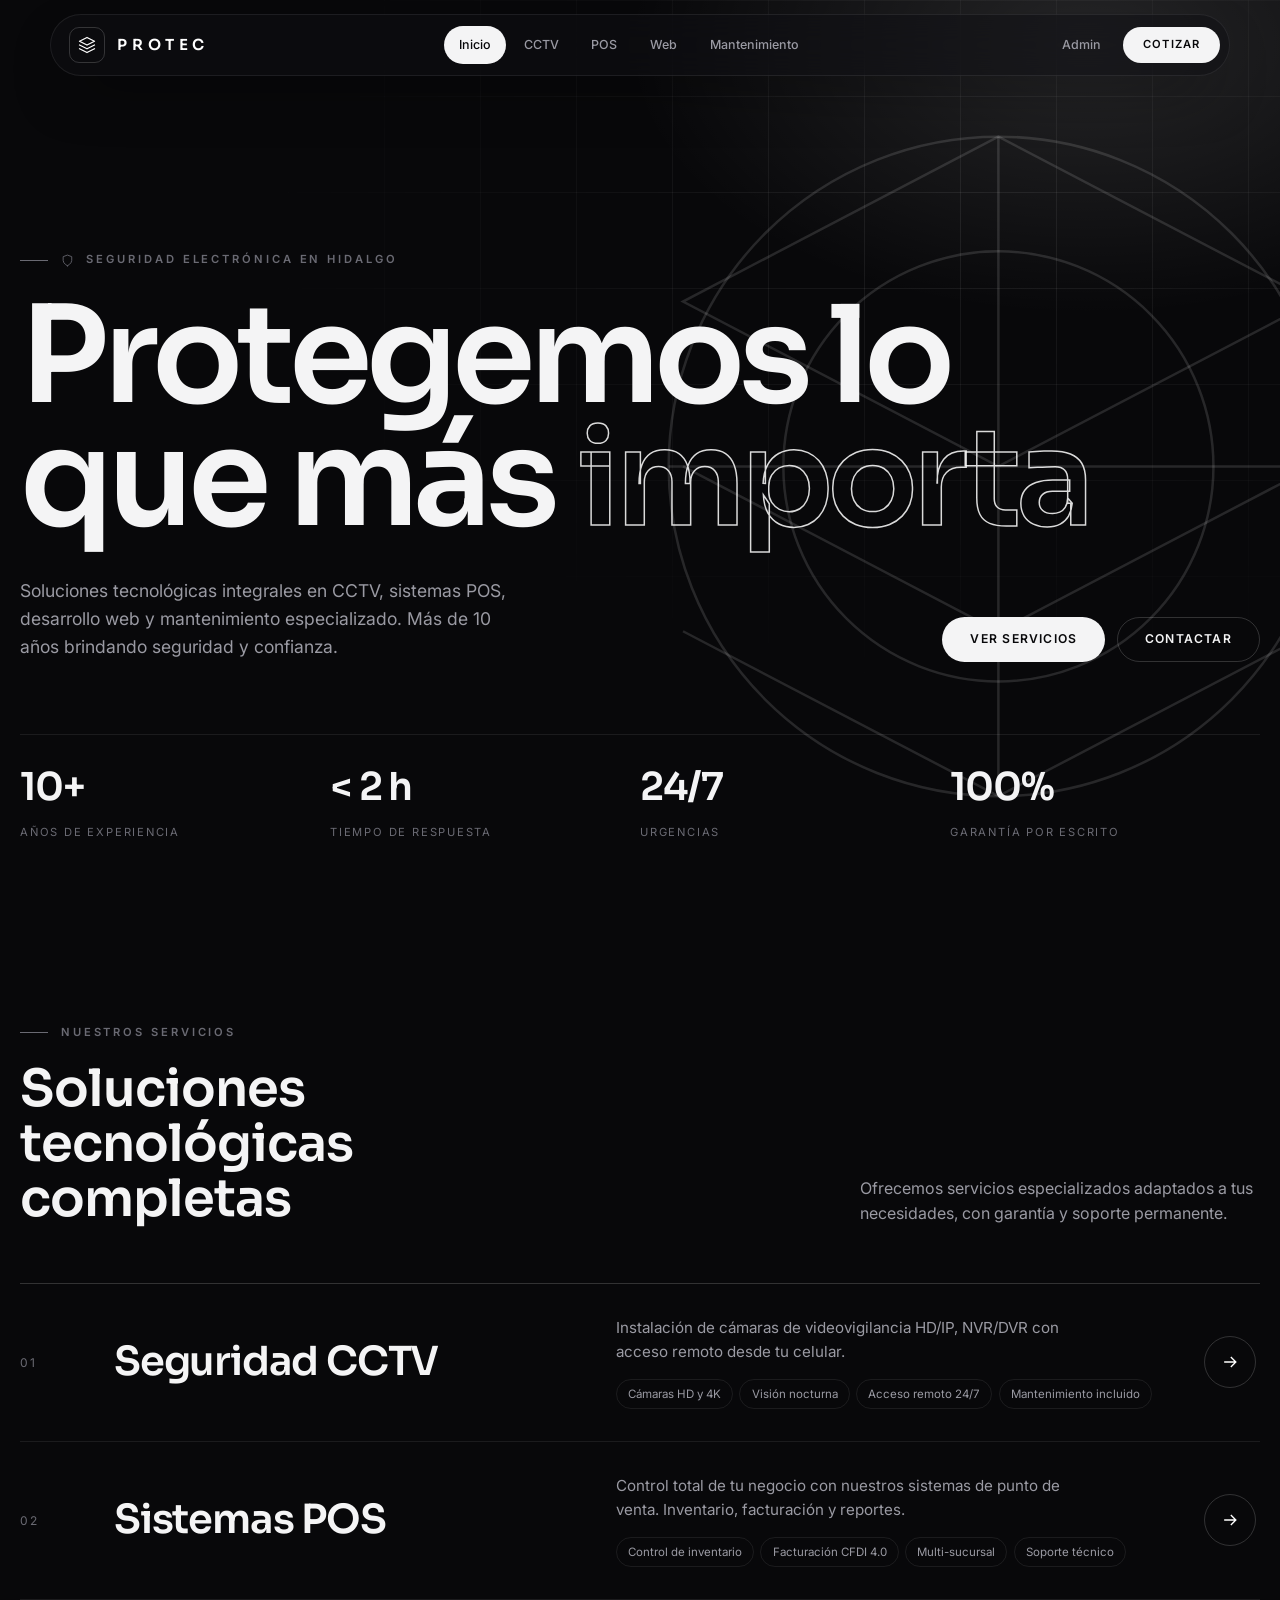
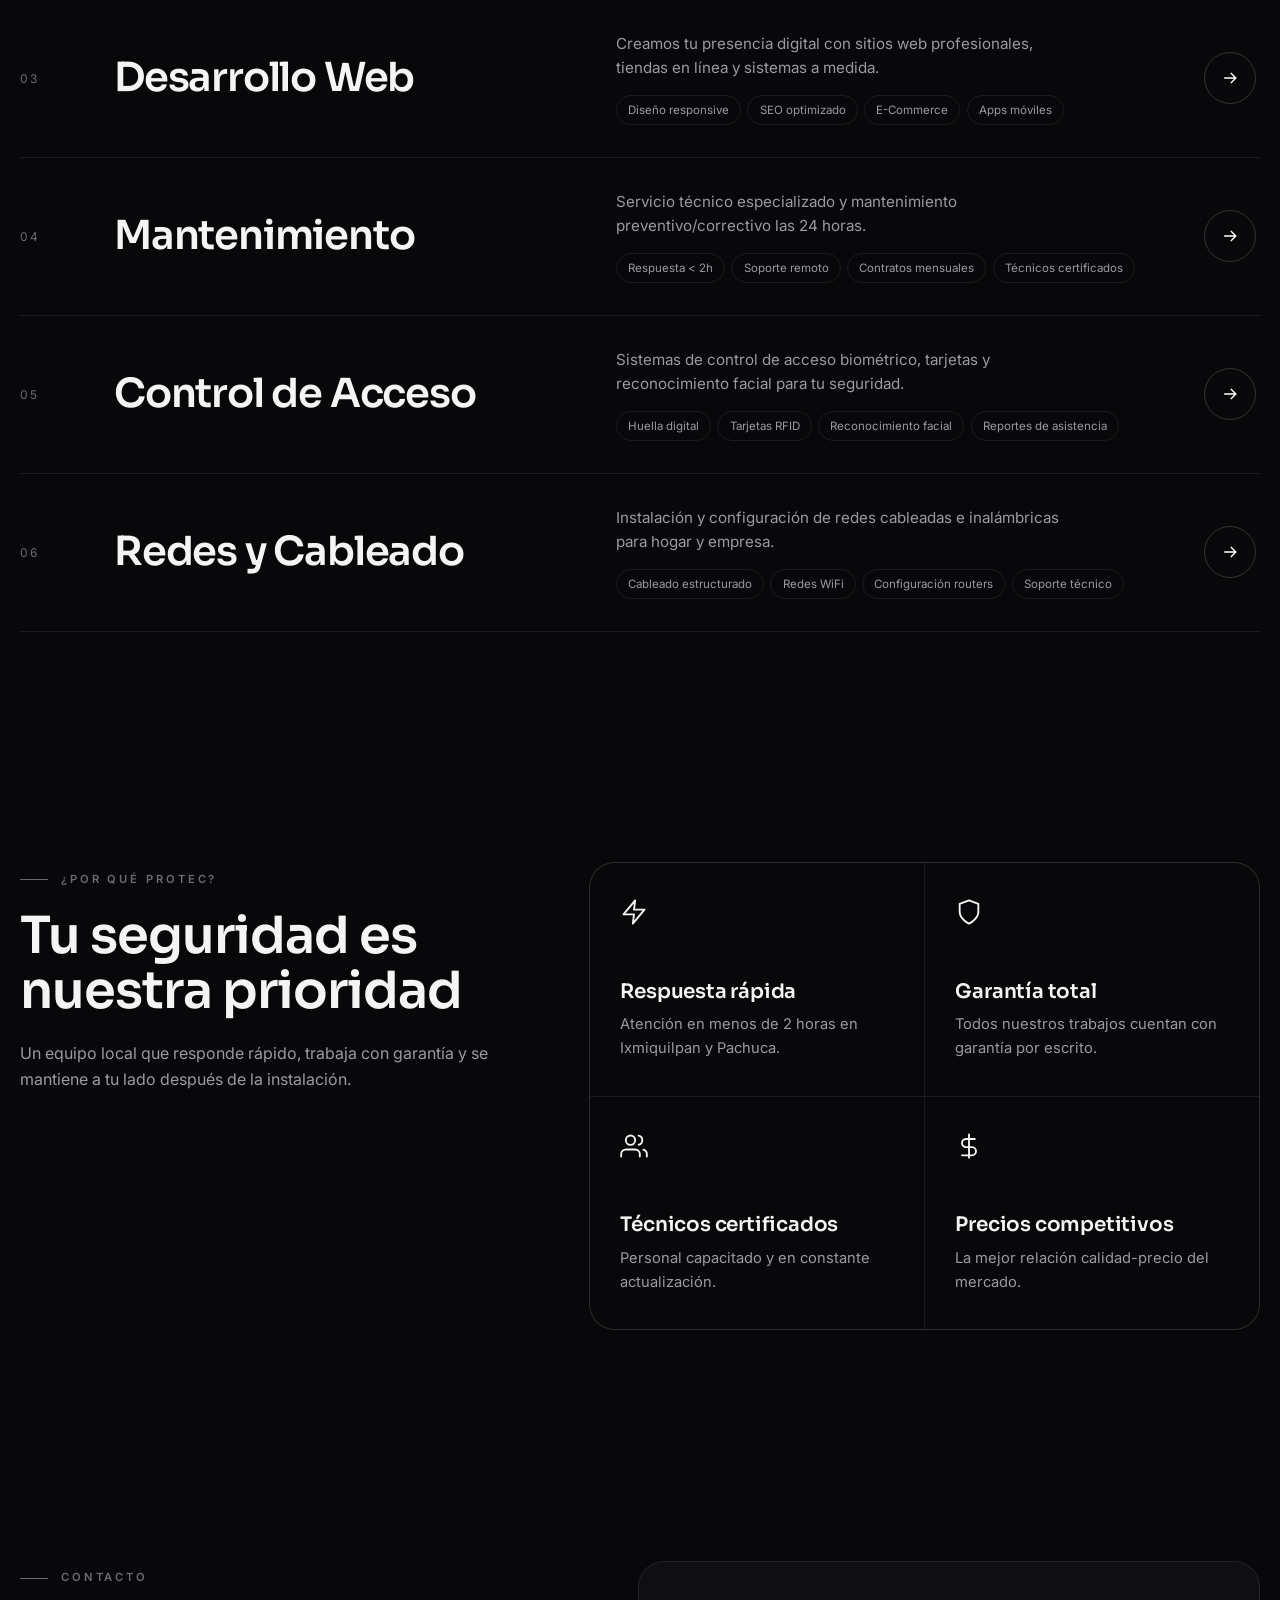
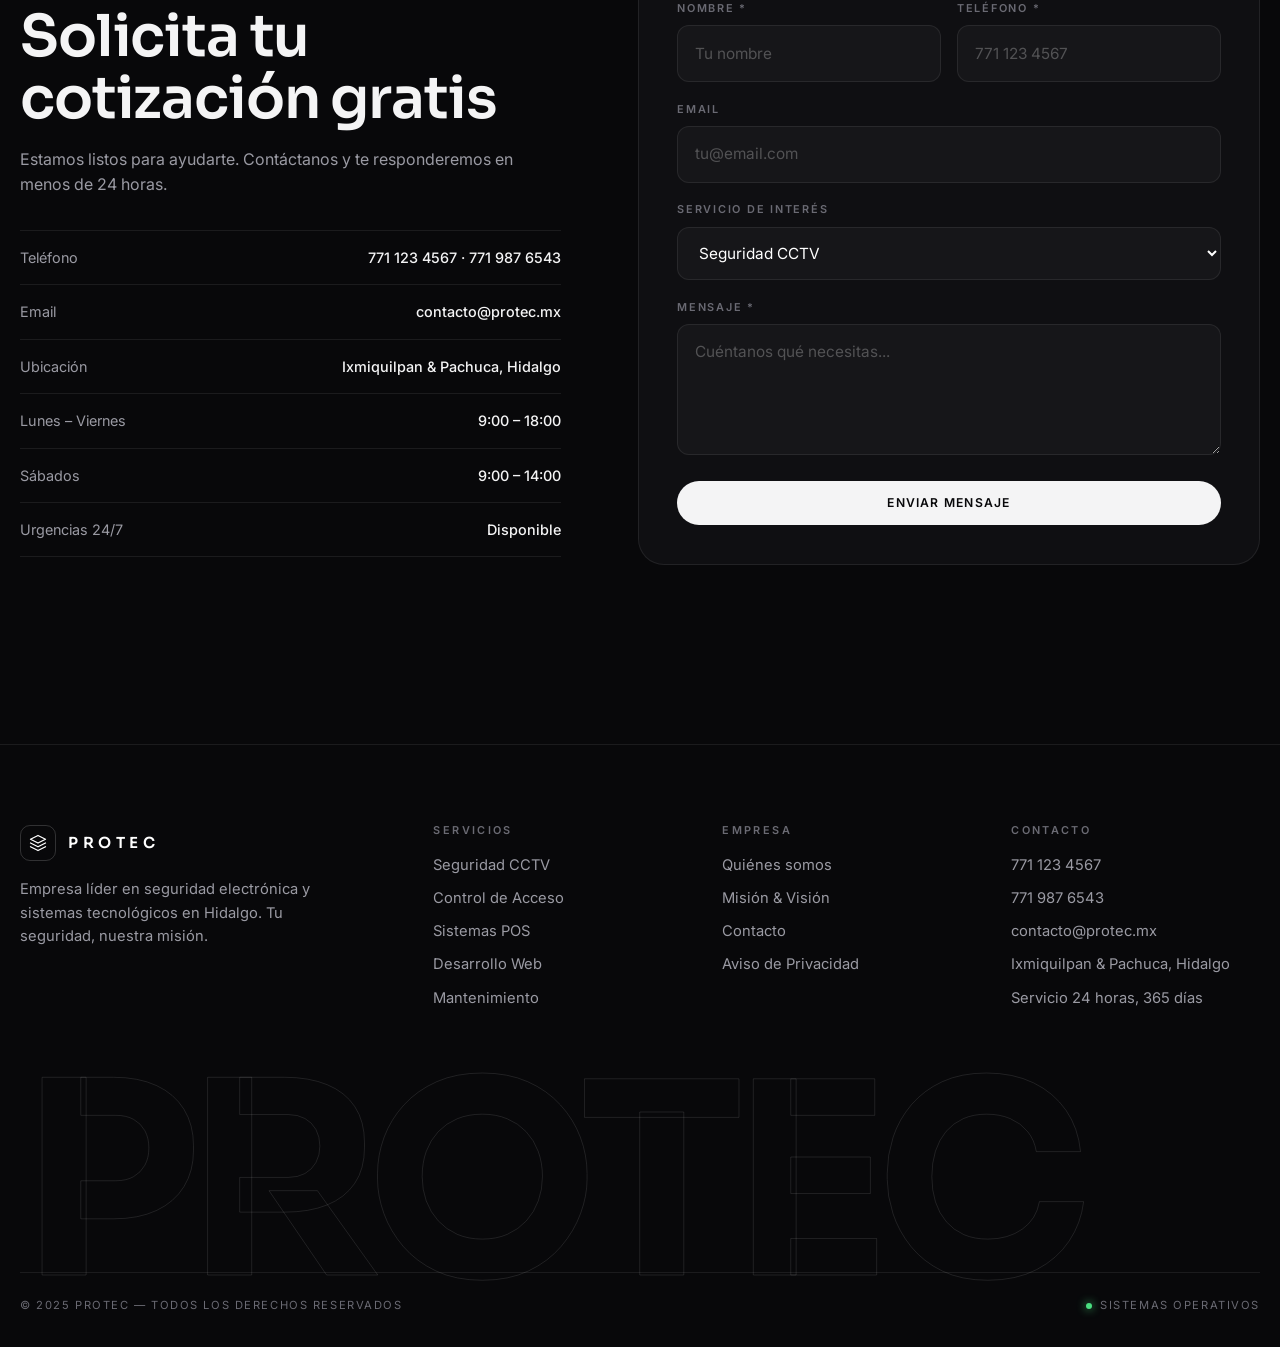
<file: index.html>
<!DOCTYPE html>
<html lang="es">
<head>
    <meta charset="UTF-8">
    <meta name="viewport" content="width=device-width, initial-scale=1.0, viewport-fit=cover">
    <meta name="theme-color" content="#08080A">
    <title>PROTEC - Seguridad Electrónica y Sistemas Tecnológicos en Hidalgo</title>
    <script>document.documentElement.classList.add('js')</script>
    <link rel="stylesheet" href="style.css">
    <script src="config.js"></script>
    <link rel="icon" type="image/png" href="protec.png">

    <script src="brand.js" defer></script>

</head>
<body>
<nav class="pnav" aria-label="Principal"><a href="index.html" class="brand" aria-label="Inicio"><span class="brand-mark" data-brand-mark><svg viewBox="0 0 24 24" aria-hidden="true"><path d="M12 2L2 7l10 5 10-5-10-5z"/><path d="M2 17l10 5 10-5M2 12l10 5 10-5"/></svg></span><span class="brand-name" data-brand-name>PROTEC</span></a><div class="links"><a href="index.html" aria-current="page">Inicio</a><a href="cctv.html">CCTV</a><a href="pos.html">POS</a><a href="web.html">Web</a><a href="mantenimiento.html">Mantenimiento</a></div><div class="end"><a href="login.html" class="ghost">Admin</a><a href="#contacto" class="btn btn-primary btn-sm cta">Cotizar</a><button type="button" class="burger" aria-label="Menú" onclick="toggleMobileMenu()"><svg viewBox="0 0 24 24"><path d="M4 8h16M4 16h16"/></svg></button></div></nav>
<ul id="mobileMenu" class="mobile-menu" style="display:none"><li><a href="index.html">Inicio</a></li><li><a href="cctv.html">CCTV</a></li><li><a href="pos.html">POS</a></li><li><a href="web.html">Web</a></li><li><a href="mantenimiento.html">Mantenimiento</a></li><li><a href="login.html">Admin</a></li><li><a href="#contacto" onclick="toggleMobileMenu()">Cotizar</a></li></ul>
<header class="hero-i" id="inicio">
  <div class="hero-i__art" aria-hidden="true"><svg viewBox="0 0 100 100" aria-hidden="true"><path d="M50 4L6 27l44 23 44-23z"/><path d="M6 50l44 23 44-23"/><path d="M6 73l44 23 44-23"/><circle cx="50" cy="50" r="46"/><circle cx="50" cy="50" r="30"/><path d="M50 4v92M4 50h92"/></svg></div>
  <div class="wrap">
    <span class="eyebrow"><svg class="ic" viewBox="0 0 24 24" aria-hidden="true"><path d="M12 22s8-4 8-10V5l-8-3-8 3v7c0 6 8 10 8 10z"/></svg> Seguridad electrónica en Hidalgo</span>
    <h1>Protegemos lo que más <em>importa</em></h1>
    <div class="hero-i__row">
      <p>Soluciones tecnológicas integrales en CCTV, sistemas POS, desarrollo web y mantenimiento especializado. Más de 10 años brindando seguridad y confianza.</p>
      <div class="hero-x__cta"><a href="#servicios" class="btn btn-primary">Ver servicios</a><a href="#contacto" class="btn btn-outline">Contactar</a></div>
    </div>
    <div class="stats"><div><b>10+</b><span>Años de experiencia</span></div><div><b>&lt; 2 h</b><span>Tiempo de respuesta</span></div><div><b>24/7</b><span>Urgencias</span></div><div><b>100%</b><span>Garantía por escrito</span></div></div>
  </div>
</header>
<section class="section" id="servicios"><div class="wrap">
  <div class="sec-head rv"><div><span class="eyebrow">Nuestros servicios</span><h2>Soluciones tecnológicas completas</h2></div><p>Ofrecemos servicios especializados adaptados a tus necesidades, con garantía y soporte permanente.</p></div>
  <div class="lines"><a class="line rv" href="cctv.html"><span class="line__n">01</span><h3>Seguridad CCTV</h3><div class="line__body"><p>Instalación de cámaras de videovigilancia HD/IP, NVR/DVR con acceso remoto desde tu celular.</p><div class="tags"><span>Cámaras HD y 4K</span><span>Visión nocturna</span><span>Acceso remoto 24/7</span><span>Mantenimiento incluido</span></div></div><span class="line__go"><svg viewBox="0 0 24 24" aria-hidden="true"><path d="M5 12h14M13 6l6 6-6 6"/></svg></span></a><a class="line rv" href="pos.html"><span class="line__n">02</span><h3>Sistemas POS</h3><div class="line__body"><p>Control total de tu negocio con nuestros sistemas de punto de venta. Inventario, facturación y reportes.</p><div class="tags"><span>Control de inventario</span><span>Facturación CFDI 4.0</span><span>Multi-sucursal</span><span>Soporte técnico</span></div></div><span class="line__go"><svg viewBox="0 0 24 24" aria-hidden="true"><path d="M5 12h14M13 6l6 6-6 6"/></svg></span></a><a class="line rv" href="web.html"><span class="line__n">03</span><h3>Desarrollo Web</h3><div class="line__body"><p>Creamos tu presencia digital con sitios web profesionales, tiendas en línea y sistemas a medida.</p><div class="tags"><span>Diseño responsive</span><span>SEO optimizado</span><span>E-Commerce</span><span>Apps móviles</span></div></div><span class="line__go"><svg viewBox="0 0 24 24" aria-hidden="true"><path d="M5 12h14M13 6l6 6-6 6"/></svg></span></a><a class="line rv" href="mantenimiento.html"><span class="line__n">04</span><h3>Mantenimiento</h3><div class="line__body"><p>Servicio técnico especializado y mantenimiento preventivo/correctivo las 24 horas.</p><div class="tags"><span>Respuesta &lt; 2h</span><span>Soporte remoto</span><span>Contratos mensuales</span><span>Técnicos certificados</span></div></div><span class="line__go"><svg viewBox="0 0 24 24" aria-hidden="true"><path d="M5 12h14M13 6l6 6-6 6"/></svg></span></a><a class="line rv" href="cctv.html"><span class="line__n">05</span><h3>Control de Acceso</h3><div class="line__body"><p>Sistemas de control de acceso biométrico, tarjetas y reconocimiento facial para tu seguridad.</p><div class="tags"><span>Huella digital</span><span>Tarjetas RFID</span><span>Reconocimiento facial</span><span>Reportes de asistencia</span></div></div><span class="line__go"><svg viewBox="0 0 24 24" aria-hidden="true"><path d="M5 12h14M13 6l6 6-6 6"/></svg></span></a><a class="line rv" href="mantenimiento.html"><span class="line__n">06</span><h3>Redes y Cableado</h3><div class="line__body"><p>Instalación y configuración de redes cableadas e inalámbricas para hogar y empresa.</p><div class="tags"><span>Cableado estructurado</span><span>Redes WiFi</span><span>Configuración routers</span><span>Soporte técnico</span></div></div><span class="line__go"><svg viewBox="0 0 24 24" aria-hidden="true"><path d="M5 12h14M13 6l6 6-6 6"/></svg></span></a></div>
</div></section>
<section class="section"><div class="wrap why">
  <div class="why__lead rv"><span class="eyebrow">¿Por qué PROTEC?</span><h2>Tu seguridad es nuestra prioridad</h2><p>Un equipo local que responde rápido, trabaja con garantía y se mantiene a tu lado después de la instalación.</p></div>
  <div class="why__grid rv"><div class="why__item"><svg class="ic" viewBox="0 0 24 24" aria-hidden="true"><path d="M13 2L3 14h9l-1 8 10-12h-9l1-8z"/></svg><h3>Respuesta rápida</h3><p>Atención en menos de 2 horas en Ixmiquilpan y Pachuca.</p></div><div class="why__item"><svg class="ic" viewBox="0 0 24 24" aria-hidden="true"><path d="M12 22s8-4 8-10V5l-8-3-8 3v7c0 6 8 10 8 10z"/></svg><h3>Garantía total</h3><p>Todos nuestros trabajos cuentan con garantía por escrito.</p></div><div class="why__item"><svg class="ic" viewBox="0 0 24 24" aria-hidden="true"><path d="M17 21v-2a4 4 0 0 0-4-4H5a4 4 0 0 0-4 4v2"/><circle cx="9" cy="7" r="4"/><path d="M23 21v-2a4 4 0 0 0-3-3.9M16 3.1a4 4 0 0 1 0 7.8"/></svg><h3>Técnicos certificados</h3><p>Personal capacitado y en constante actualización.</p></div><div class="why__item"><svg class="ic" viewBox="0 0 24 24" aria-hidden="true"><path d="M12 2v20M17 6H9.5a3.5 3.5 0 0 0 0 7h5a3.5 3.5 0 0 1 0 7H6"/></svg><h3>Precios competitivos</h3><p>La mejor relación calidad-precio del mercado.</p></div></div>
</div></section>
<section class="section" id="contacto"><div class="wrap contact-x">
  <div class="contact-x__intro rv"><span class="eyebrow">Contacto</span><h2>Solicita tu cotización gratis</h2><p>Estamos listos para ayudarte. Contáctanos y te responderemos en menos de 24 horas.</p>
    <ul><li><span>Teléfono</span><b>771 123 4567 · 771 987 6543</b></li><li><span>Email</span><b>contacto@protec.mx</b></li><li><span>Ubicación</span><b>Ixmiquilpan &amp; Pachuca, Hidalgo</b></li>
    <li><span>Lunes – Viernes</span><b>9:00 – 18:00</b></li><li><span>Sábados</span><b>9:00 – 14:00</b></li><li><span>Urgencias 24/7</span><b>Disponible</b></li></ul></div>
  <form class="contact-form rv" onsubmit="event.preventDefault(); alert('Mensaje enviado. Te contactaremos pronto.'); this.reset();">
    <div class="form-row"><div class="form-group"><label>Nombre *</label><input type="text" placeholder="Tu nombre" required></div><div class="form-group"><label>Teléfono *</label><input type="tel" placeholder="771 123 4567" required></div></div>
    <div class="form-group"><label>Email</label><input type="email" placeholder="tu@email.com"></div>
    <div class="form-group"><label>Servicio de interés</label><select><option>Seguridad CCTV</option><option>Sistemas POS</option><option>Desarrollo Web</option><option>Mantenimiento</option><option>Control de Acceso</option><option>Otro</option></select></div>
    <div class="form-group"><label>Mensaje *</label><textarea rows="4" placeholder="Cuéntanos qué necesitas..." required></textarea></div>
    <button type="submit" class="btn btn-primary" style="width:100%">Enviar mensaje</button>
  </form>
</div></section>
<footer class="pfoot"><div class="wrap"><div class="pfoot__cols"><div><a href="index.html" class="brand" aria-label="Inicio"><span class="brand-mark" data-brand-mark><svg viewBox="0 0 24 24" aria-hidden="true"><path d="M12 2L2 7l10 5 10-5-10-5z"/><path d="M2 17l10 5 10-5M2 12l10 5 10-5"/></svg></span><span class="brand-name" data-brand-name>PROTEC</span></a><p>Empresa líder en seguridad electrónica y sistemas tecnológicos en Hidalgo. Tu seguridad, nuestra misión.</p></div><div><h4>Servicios</h4><ul><li><a href="cctv.html">Seguridad CCTV</a></li><li><a href="cctv.html">Control de Acceso</a></li><li><a href="pos.html">Sistemas POS</a></li><li><a href="web.html">Desarrollo Web</a></li><li><a href="mantenimiento.html">Mantenimiento</a></li></ul></div><div><h4>Empresa</h4><ul><li><a href="index.html">Quiénes somos</a></li><li><a href="index.html">Misión &amp; Visión</a></li><li><a href="index.html#contacto">Contacto</a></li><li><a href="#">Aviso de Privacidad</a></li></ul></div><div><h4>Contacto</h4><ul><li>771 123 4567</li><li>771 987 6543</li><li>contacto@protec.mx</li><li>Ixmiquilpan &amp; Pachuca, Hidalgo</li><li>Servicio 24 horas, 365 días</li></ul></div></div><div class="pfoot__word" aria-hidden="true">PROTEC</div><div class="pfoot__bar"><span>© 2025 PROTEC — Todos los derechos reservados</span><span><i></i>Sistemas operativos</span></div></div></footer>
<script>
(function(){var io='IntersectionObserver' in window?new IntersectionObserver(function(es){es.forEach(function(e){if(e.isIntersecting){e.target.classList.add('in');io.unobserve(e.target)}})},{threshold:.1}):null;
document.querySelectorAll('.rv').forEach(function(el){io?io.observe(el):el.classList.add('in')});})();
function toggleMobileMenu(){var m=document.getElementById('mobileMenu');var open=m.style.display==='flex';m.style.display=open?'none':'flex';document.body.style.overflow=open?'':'hidden';}
</script>
</body>
</html>
</file>
<file: style.css>
/* ═══════════════════════════════════════════════════════════
   PROTEC — Sistema de diseño "Enterprise Dark"
   Tipografía: Sora (display) + Inter (texto) · Monocromo · Hairlines
   ═══════════════════════════════════════════════════════════ */
@import url('https://fonts.googleapis.com/css2?family=Inter:wght@400;500;600&family=Sora:wght@400;500;600;700&display=swap');

:root{
  --bg:#08080A;--bg-dark:#08080A;--bg-deep:#050507;--bg-card:#0F0F12;--bg-hover:#17171B;
  --border:rgba(255,255,255,.08);--line-2:rgba(255,255,255,.17);
  --text-primary:#F4F4F5;--text-muted:#9A9AA3;--text-3:#6A6A73;
  --accent:#F4F4F5;--accent-blue:#C9C9CF;--accent-cyan:#F4F4F5;--accent-dim:rgba(255,255,255,.06);
  --danger:#F0605D;--ok:#4ADE80;--warn:#F5B94A;
  --font-main:'Inter',system-ui,-apple-system,'Segoe UI',sans-serif;
  --font-display:'Sora','Inter',system-ui,sans-serif;
  --radius:14px;--ease:cubic-bezier(.2,.7,.2,1);--nav-h:62px;
}
*,*::before,*::after{box-sizing:border-box;margin:0;padding:0}
html{scroll-behavior:smooth;-webkit-text-size-adjust:100%}
body{font-family:var(--font-main);font-size:1rem;line-height:1.6;background:var(--bg)!important;color:var(--text-primary);-webkit-font-smoothing:antialiased;overflow-x:hidden;min-height:100vh}
a{color:inherit;text-decoration:none}ul,ol{list-style:none}img{max-width:100%;display:block}button{font:inherit;color:inherit;cursor:pointer}
::selection{background:#fff;color:#000}
*{scrollbar-width:thin;scrollbar-color:#2a2a30 transparent}
h1,h2,h3,h4{font-family:var(--font-display);font-weight:600;letter-spacing:-.02em;line-height:1.08;color:var(--text-primary)}
h1{font-size:clamp(2.4rem,7vw,5.6rem)}h2{font-size:clamp(1.8rem,4.2vw,3.2rem)}h3{font-size:1.1rem;letter-spacing:-.01em;line-height:1.25}h4{font-size:1rem}
p{color:var(--text-muted)}
.accent{color:var(--text-primary)}.text-center{text-align:center}
.container,.wrap{width:min(1280px,100% - 2.5rem);margin-inline:auto}
.section{padding:clamp(4rem,9vw,8rem) 0}
.eyebrow{display:inline-flex;align-items:center;gap:.8rem;font-size:.7rem;font-weight:600;letter-spacing:.26em;text-transform:uppercase;color:var(--text-3)}
.eyebrow::before{content:'';width:28px;height:1px;background:currentColor}
.ic{width:1.15em;height:1.15em;vertical-align:-.2em;stroke:currentColor;fill:none;stroke-width:1.6;stroke-linecap:round;stroke-linejoin:round;flex:none}
.grid-2,.grid-3,.grid-4{display:grid;gap:1.25rem}
.grid-2{grid-template-columns:repeat(auto-fit,minmax(min(100%,340px),1fr))}
.grid-3{grid-template-columns:repeat(auto-fit,minmax(min(100%,290px),1fr))}
.grid-4{grid-template-columns:repeat(auto-fit,minmax(min(100%,220px),1fr))}
button>*,.tab-btn *,.section-btn *,.filter-btn *,.sidebar a>*,.menu-item>*,.submenu-item>*{pointer-events:none}
@keyframes rise{from{opacity:0;transform:translateY(16px)}to{opacity:1;transform:none}}

/* ── Botones ── */
.btn{display:inline-flex;align-items:center;justify-content:center;gap:.6rem;padding:.95rem 1.7rem;border-radius:999px;border:1px solid transparent;font-size:.76rem;font-weight:600;letter-spacing:.1em;text-transform:uppercase;line-height:1;transition:.3s var(--ease);text-align:center}
.btn-primary{background:var(--text-primary);color:#08080A}
.btn-primary:hover{background:#fff;transform:translateY(-2px);box-shadow:0 14px 34px -12px rgba(255,255,255,.45)}
.btn-outline{background:transparent;border-color:var(--line-2);color:var(--text-primary)}
.btn-outline:hover{background:var(--text-primary);color:#08080A;border-color:var(--text-primary)}
.btn-sm{padding:.7rem 1.2rem;font-size:.7rem}
.filter-btn,.type-btn,.brand-btn{padding:.6rem 1.15rem;border-radius:999px;border:1px solid var(--border);background:transparent;color:var(--text-muted);font-size:.8rem;font-weight:500;transition:.25s}
.filter-btn:hover{border-color:var(--line-2);color:#fff}
.filter-btn.active,.type-btn.active,.brand-btn.active{background:var(--text-primary);color:#08080A;border-color:var(--text-primary)}

/* ── Formularios ── */
.form-group{margin-bottom:1.15rem}
.form-group label,label.lbl{display:block;margin-bottom:.5rem;font-size:.68rem;font-weight:600;letter-spacing:.16em;text-transform:uppercase;color:var(--text-3)}
input,select,textarea,.form-control{width:100%;padding:.95rem 1.05rem;border-radius:12px;border:1px solid var(--border);background:rgba(255,255,255,.03);color:#fff;font:inherit;font-size:.96rem;transition:.25s}
input::placeholder,textarea::placeholder{color:rgba(255,255,255,.26)}
input:focus,select:focus,textarea:focus{outline:none;border-color:rgba(255,255,255,.55);background:rgba(255,255,255,.05);box-shadow:0 0 0 4px rgba(255,255,255,.06)}
select option{background:#131316;color:#fff}textarea{resize:vertical;min-height:110px}
input[type=checkbox],input[type=radio]{width:auto;accent-color:#f4f4f5}
input[type=file]::file-selector-button{margin-right:.8rem;padding:.45rem .9rem;border:0;border-radius:999px;background:var(--text-primary);color:#08080A;font-weight:600;cursor:pointer}
.form-row{display:grid;grid-template-columns:1fr 1fr;gap:1rem}

/* ── Tarjetas ── */
.card{display:flex;flex-direction:column;padding:1.8rem;border-radius:20px;border:1px solid var(--border);background:var(--bg-card);transition:.35s var(--ease)}
.card:hover{border-color:var(--line-2)}
.price{font-family:var(--font-display);font-weight:600}

/* ── Marca ── */
.brand{display:flex;align-items:center;gap:.75rem;color:#fff}
.brand-mark{width:36px;height:36px;border-radius:10px;display:grid;place-items:center;border:1px solid var(--line-2);flex:none;overflow:hidden}
.brand-mark svg{width:18px;height:18px;stroke:currentColor;fill:none;stroke-width:1.7;stroke-linecap:round;stroke-linejoin:round}
.brand-mark.has-logo{width:auto;height:36px;border:0;border-radius:0}
.brand-mark img{height:36px;width:auto;max-width:150px;object-fit:contain}
.brand-name{font-family:var(--font-display);font-weight:600;letter-spacing:.3em;font-size:.95rem}
.brand-mark.has-logo+.brand-name{display:none}
.brand small{font-size:.58rem;letter-spacing:.22em;color:var(--text-3)}

/* ── Navegación flotante ── */
.pnav{position:fixed;top:14px;left:50%;transform:translateX(-50%);width:min(1180px,calc(100% - 24px));height:var(--nav-h);z-index:1000;display:flex;align-items:center;justify-content:space-between;gap:1rem;padding:0 .55rem 0 1.15rem;border-radius:999px;background:rgba(16,16,19,.55);backdrop-filter:blur(22px) saturate(160%);-webkit-backdrop-filter:blur(22px) saturate(160%);border:1px solid var(--border);box-shadow:0 24px 60px -24px rgba(0,0,0,.9)}
.pnav .links{display:flex;gap:.15rem}
.pnav .links a{padding:.55rem .95rem;border-radius:999px;font-size:.78rem;font-weight:500;color:var(--text-muted);transition:.25s}
.pnav .links a:hover{color:#fff;background:rgba(255,255,255,.06)}
.pnav .links a[aria-current=page]{background:var(--text-primary);color:#08080A}
.pnav .end{display:flex;align-items:center;gap:.6rem}
.pnav .ghost{font-size:.78rem;font-weight:500;color:var(--text-muted);padding:.55rem .8rem;border-radius:999px}.pnav .ghost:hover{color:#fff}
.burger{display:none;width:44px;height:44px;border-radius:50%;border:1px solid var(--border);background:rgba(255,255,255,.04);place-items:center}
.burger svg{width:20px;height:20px;stroke:#fff;fill:none;stroke-width:1.7}
.mobile-menu{position:fixed;inset:0;z-index:999;flex-direction:column;justify-content:center;gap:.2rem;padding:6.5rem 1.8rem 2rem;background:#08080A;counter-reset:m}
.mobile-menu li{counter-increment:m;border-bottom:1px solid var(--border)}
.mobile-menu a{display:flex;align-items:baseline;gap:1rem;padding:1rem 0;font-family:var(--font-display);font-size:clamp(1.7rem,8vw,2.6rem);font-weight:600;letter-spacing:-.02em}
.mobile-menu a::before{content:'0' counter(m);font-family:var(--font-main);font-size:.7rem;color:var(--text-3);letter-spacing:.1em}
@media(max-width:900px){.pnav .links,.pnav .ghost,.pnav .cta{display:none}.burger{display:grid}}

/* ── Hero de servicio ── */
.hero-x{position:relative;display:flex;align-items:flex-end;min-height:min(88vh,860px);padding:calc(var(--nav-h) + 7rem) 0 3rem;overflow:hidden;isolation:isolate}
.hero-x::before{content:'';position:absolute;inset:0;z-index:-2;background:radial-gradient(ellipse 70% 55% at 78% 0%,rgba(255,255,255,.1),transparent 62%),linear-gradient(180deg,#0d0d10,var(--bg))}
.hero-x::after{content:'';position:absolute;inset:0;z-index:-1;background-image:linear-gradient(var(--border) 1px,transparent 1px),linear-gradient(90deg,var(--border) 1px,transparent 1px);background-size:96px 96px;-webkit-mask-image:radial-gradient(ellipse 80% 70% at 70% 20%,#000,transparent 75%);mask-image:radial-gradient(ellipse 80% 70% at 70% 20%,#000,transparent 75%)}
.hero-x__num{position:absolute;right:-1vw;top:calc(var(--nav-h) + 2rem);z-index:-1;font-family:var(--font-display);font-weight:700;font-size:clamp(11rem,30vw,28rem);line-height:.8;color:transparent;-webkit-text-stroke:1px rgba(255,255,255,.07);user-select:none}
.hero-x .wrap{width:min(1280px,100% - 2.5rem)}
.hero-x__grid{display:grid;grid-template-columns:minmax(0,1.55fr) minmax(0,1fr);gap:1.6rem 5rem;align-items:end}
.hero-x .crumb{grid-column:1/-1;margin:0}
.hero-x h1{font-size:clamp(2.5rem,7.6vw,6.4rem);letter-spacing:-.035em;line-height:1}
.hero-x__side p{font-size:1.08rem;max-width:42ch;margin-bottom:1.6rem}
.hero-x__cta{display:flex;flex-wrap:wrap;gap:.7rem}
.switcher{display:grid;grid-template-columns:repeat(4,1fr);margin-top:4rem;border-top:1px solid var(--border)}
.switcher a{display:flex;justify-content:space-between;align-items:center;gap:.5rem;padding:1.15rem 1rem 1.15rem 0;font-size:.72rem;font-weight:600;letter-spacing:.18em;text-transform:uppercase;color:var(--text-3);transition:.25s}
.switcher a::after{content:'↗';font-size:.9rem;letter-spacing:0;opacity:0;transform:translate(-4px,4px);transition:.25s}
.switcher a:hover{color:#fff;padding-left:.4rem}.switcher a:hover::after{opacity:1;transform:none}
.switcher a[aria-current]{color:#fff;box-shadow:0 -1px 0 #fff}
@media(max-width:860px){.hero-x__grid{grid-template-columns:1fr}.switcher{grid-template-columns:repeat(2,1fr)}.hero-x{min-height:auto;padding-top:calc(var(--nav-h) + 5rem)}}

/* ── Secciones y pestañas ── */
.section-nav{position:sticky;top:88px;z-index:60;display:flex;gap:.2rem;width:fit-content;max-width:100%;margin:0 auto 3.5rem;padding:.35rem;border-radius:999px;background:rgba(16,16,19,.72);backdrop-filter:blur(18px);-webkit-backdrop-filter:blur(18px);border:1px solid var(--border);overflow-x:auto;scrollbar-width:none;counter-reset:t}
.section-btn{counter-increment:t;padding:.72rem 1.3rem;border:0;border-radius:999px;background:transparent;color:var(--text-muted);font-size:.78rem;font-weight:600;letter-spacing:.05em;white-space:nowrap;transition:.25s}
.section-btn::before{content:'0' counter(t);margin-right:.6rem;font-size:.62rem;opacity:.55}
.section-btn:hover{color:#fff}.section-btn.active{background:var(--text-primary);color:#08080A}
.section-content{display:none}.section-content.active{display:block;animation:rise .5s var(--ease)}
.section-content>h2{margin-bottom:.8rem}.section-content>p{max-width:60ch;margin-bottom:2.5rem}

/* ── Catálogo: muro de módulos ── */
#gridCatalogo{display:grid;grid-template-columns:repeat(auto-fill,minmax(min(100%,300px),1fr))!important;gap:1.25rem!important}
#gridCatalogo>.card{min-height:0!important;padding:0 0 1.5rem!important;border:1px solid var(--border)!important;border-radius:22px!important;overflow:hidden;background:var(--bg-card)!important;transition:transform .35s var(--ease),border-color .3s}
#gridCatalogo>.card:hover{border-color:var(--line-2)!important;transform:translateY(-4px)}
#gridCatalogo>.card>img{width:100%;height:auto!important;aspect-ratio:4/3;margin:0 0 1.2rem!important;border-radius:0!important;object-fit:cover}
#gridCatalogo>.card>div[style*="height:150px"]{height:auto!important;aspect-ratio:4/3;margin:0 0 1.2rem!important;border-radius:0!important;background:var(--bg-card)!important}
#gridCatalogo>.card>:not(img):not(div[style*="height:150px"]):not(span[style*="absolute"]){margin-left:1.5rem!important;margin-right:1.5rem!important}
#gridCatalogo>.card h3{font-size:1.05rem!important}
#gridCatalogo>.card>button{width:calc(100% - 3rem)!important}
#filtroMarcas,#section-catalogo>div:first-child{margin-bottom:2.2rem!important}

/* ── Galería: mosaico asimétrico ── */
.gallery-grid{display:grid;grid-template-columns:repeat(12,1fr);gap:1rem}
.gallery-item{position:relative;grid-column:span 4;min-height:300px;border-radius:22px;overflow:hidden;border:1px solid var(--border);background:var(--bg-card)}
.gallery-item:nth-child(5n+1){grid-column:span 7;min-height:380px}.gallery-item:nth-child(5n+2){grid-column:span 5;min-height:380px}
.gallery-img{position:absolute;inset:0;width:100%;height:100%!important;object-fit:cover;transition:transform .9s var(--ease)}
.gallery-item:hover .gallery-img{transform:scale(1.05)}
.gallery-info{position:absolute;inset:auto 0 0 0;padding:3rem 1.4rem 1.3rem;background:linear-gradient(0deg,rgba(0,0,0,.88),transparent)}
.gallery-info h4{font-family:var(--font-display);font-size:1.05rem;margin-bottom:.2rem}.gallery-info p{font-size:.85rem;color:#c9c9cf}
@media(max-width:760px){.gallery-item,.gallery-item:nth-child(5n+1),.gallery-item:nth-child(5n+2){grid-column:1/-1;min-height:260px}}

/* ── Planes ── */
#planesContainer{align-items:stretch}
.plan-card{position:relative;display:flex;flex-direction:column;padding:2.2rem 2rem;border-radius:24px;border:1px solid var(--border);background:var(--bg-card);text-align:left;transition:.4s var(--ease)}
.plan-card:hover{transform:translateY(-4px);border-color:var(--line-2)}
.plan-name{font-family:var(--font-display);font-size:1rem;font-weight:600;letter-spacing:.14em;text-transform:uppercase;color:var(--text-muted)}
.plan-price{font-family:var(--font-display);font-size:clamp(2.2rem,3.4vw,3rem);font-weight:600;letter-spacing:-.03em;margin:1.2rem 0;color:var(--text-primary)}
.plan-price span{font-family:var(--font-main);font-size:.8rem;font-weight:400;letter-spacing:0;color:var(--text-3)}
.plan-features{flex:1;margin:1rem 0 2rem;text-align:left}
.plan-features li{display:flex;gap:.8rem;padding:.7rem 0;border-bottom:1px solid var(--border);font-size:.92rem;color:var(--text-muted)}
.plan-features li:last-child{border-bottom:0}
.plan-features li::before{content:'';flex:none;width:15px;height:15px;margin-top:.3rem;background:currentColor;-webkit-mask:url("data:image/svg+xml,%3Csvg xmlns='http://www.w3.org/2000/svg' viewBox='0 0 24 24' fill='none' stroke='%23000' stroke-width='2.4' stroke-linecap='round' stroke-linejoin='round'%3E%3Cpath d='M5 12l5 5 9-10'/%3E%3C/svg%3E") center/contain no-repeat;mask:url("data:image/svg+xml,%3Csvg xmlns='http://www.w3.org/2000/svg' viewBox='0 0 24 24' fill='none' stroke='%23000' stroke-width='2.4' stroke-linecap='round' stroke-linejoin='round'%3E%3Cpath d='M5 12l5 5 9-10'/%3E%3C/svg%3E") center/contain no-repeat;color:var(--text-primary)}
.plan-card.featured{background:var(--text-primary);border-color:var(--text-primary)}
.plan-card.featured .plan-name,.plan-card.featured .plan-price{color:#08080A}.plan-card.featured .plan-price span,.plan-card.featured .plan-features li{color:#45454d}
.plan-card.featured .plan-features li{border-color:rgba(0,0,0,.12)}.plan-card.featured .plan-features li::before{color:#08080A}
.plan-card.featured .btn{background:#08080A;color:#fff}.plan-card.featured .btn:hover{background:#000}

/* ── Contacto ── */
.contact-x{display:grid;grid-template-columns:minmax(0,1fr) minmax(0,1.15fr);gap:clamp(2rem,6vw,6rem);align-items:start}
.contact-x__intro{position:sticky;top:8rem}
.contact-x__intro h2{margin:1.2rem 0 1rem;font-size:clamp(2rem,4.5vw,3.6rem)}
.contact-x__intro ul{margin-top:2rem;border-top:1px solid var(--border)}
.contact-x__intro li{display:flex;justify-content:space-between;gap:1rem;padding:.95rem 0;border-bottom:1px solid var(--border);font-size:.9rem;color:var(--text-muted)}
.contact-x__intro li b{font-weight:500;color:var(--text-primary)}
.contact-form{padding:clamp(1.4rem,3vw,2.4rem);border-radius:26px;border:1px solid var(--border);background:var(--bg-card)}
@media(max-width:900px){.contact-x{grid-template-columns:1fr}.contact-x__intro{position:static}.form-row{grid-template-columns:1fr}}

/* ── Footer ── */
.pfoot{position:relative;margin-top:4rem;padding:5rem 0 2rem;border-top:1px solid var(--border);overflow:hidden}
.pfoot__cols{display:grid;grid-template-columns:1.5fr repeat(3,1fr);gap:2.5rem}
.pfoot h4{margin-bottom:1.1rem;font-family:var(--font-main);font-size:.68rem;font-weight:600;letter-spacing:.22em;text-transform:uppercase;color:var(--text-3)}
.pfoot li{margin-bottom:.6rem;font-size:.92rem;color:var(--text-muted)}.pfoot a:hover{color:#fff}
.pfoot p{font-size:.92rem;max-width:34ch;margin-top:1.1rem}
.pfoot__word{margin:3.5rem 0 -1.2rem;font-family:var(--font-display);font-weight:700;font-size:clamp(4.5rem,21vw,19rem);letter-spacing:-.05em;line-height:.8;color:transparent;-webkit-text-stroke:1px rgba(255,255,255,.1);user-select:none;white-space:nowrap}
.pfoot__bar{display:flex;justify-content:space-between;gap:1rem;flex-wrap:wrap;padding-top:1.5rem;border-top:1px solid var(--border);font-size:.7rem;letter-spacing:.14em;text-transform:uppercase;color:var(--text-3)}
.pfoot__bar i{display:inline-block;width:6px;height:6px;margin-right:.5rem;border-radius:50%;background:var(--ok);box-shadow:0 0 10px var(--ok)}
@media(max-width:860px){.pfoot__cols{grid-template-columns:1fr 1fr}}@media(max-width:520px){.pfoot__cols{grid-template-columns:1fr}}

/* ── Modales (cajón lateral) ── */
.modal{display:none;position:fixed;inset:0;z-index:2000;justify-content:flex-end;align-items:stretch;background:rgba(0,0,0,.62);backdrop-filter:blur(6px);-webkit-backdrop-filter:blur(6px)}
.modal-content{position:relative;width:min(560px,100%);height:100%;overflow-y:auto;padding:clamp(1.6rem,4vw,2.6rem);background:#0C0C0F;border-left:1px solid var(--border);animation:drawer .45s var(--ease)}
.modal-content h3{margin:.4rem 3rem 1.6rem 0;font-size:1.6rem;letter-spacing:-.02em}
@keyframes drawer{from{transform:translateX(48px);opacity:0}}
.close-modal{position:absolute;top:1.2rem;right:1.2rem;width:42px;height:42px;border-radius:50%;border:1px solid var(--border);font-size:0;color:var(--text-muted);cursor:pointer;transition:.25s}
.close-modal::before,.close-modal::after{content:'';position:absolute;left:50%;top:50%;width:16px;height:1.5px;margin:-.75px 0 0 -8px;background:currentColor;transform:rotate(45deg)}
.close-modal::after{transform:rotate(-45deg)}.close-modal:hover{color:#fff;border-color:var(--line-2);transform:rotate(90deg)}
.image-preview{display:none;width:100%;max-height:150px;margin:10px 0;object-fit:contain;border-radius:10px;background:#000}

/* ── Páginas: mantenimiento y POS ── */
.features-grid{display:grid;grid-template-columns:repeat(auto-fit,minmax(min(100%,250px),1fr));gap:1rem;margin:2rem 0}
.feature-item{padding:2rem 1.6rem;border:1px solid var(--border);border-radius:22px;background:var(--bg-card);text-align:left}
.feature-icon{margin-bottom:1.2rem;color:var(--text-primary)}.feature-icon .ic{width:28px;height:28px}
.terminal-mockup{padding:1.5rem;border-radius:20px;border:1px solid var(--border);background:#000;color:#7CFFB2;font-family:ui-monospace,Menlo,monospace;font-size:.88rem}

/* ═══════════ INDEX ═══════════ */
.hero-i{position:relative;display:flex;align-items:flex-end;min-height:100svh;padding:calc(var(--nav-h) + 6rem) 0 3.5rem;overflow:hidden;isolation:isolate}
.hero-i::before{content:'';position:absolute;inset:0;z-index:-2;background:radial-gradient(ellipse 60% 50% at 85% 5%,rgba(255,255,255,.12),transparent 60%),var(--bg)}
.hero-i::after{content:'';position:absolute;inset:0;z-index:-1;background-image:linear-gradient(var(--border) 1px,transparent 1px),linear-gradient(90deg,var(--border) 1px,transparent 1px);background-size:96px 96px;-webkit-mask-image:radial-gradient(ellipse 75% 70% at 75% 25%,#000,transparent 75%);mask-image:radial-gradient(ellipse 75% 70% at 75% 25%,#000,transparent 75%)}
.hero-i__art{position:absolute;right:-6vw;top:12%;width:min(56vw,720px);z-index:-1;opacity:.9}
.hero-i__art svg{width:100%;height:auto;stroke:rgba(255,255,255,.14);fill:none;stroke-width:.35}
.hero-i h1{font-size:clamp(3rem,10.5vw,10rem);letter-spacing:-.045em;line-height:.92;max-width:11ch;margin:1.6rem 0 2.2rem}
.hero-i h1 em{font-style:normal;color:transparent;-webkit-text-stroke:1.5px rgba(255,255,255,.85)}
.hero-i__row{display:flex;justify-content:space-between;align-items:flex-end;gap:2rem;flex-wrap:wrap}
.hero-i__row p{max-width:46ch;font-size:1.1rem}
.stats{display:grid;grid-template-columns:repeat(4,1fr);margin-top:4.5rem;border-top:1px solid var(--border)}
.stats div{padding:1.4rem 1rem 0 0}.stats b{display:block;font-family:var(--font-display);font-size:clamp(1.5rem,3vw,2.4rem);font-weight:600;letter-spacing:-.03em}
.stats span{font-size:.7rem;letter-spacing:.16em;text-transform:uppercase;color:var(--text-3)}
@media(max-width:760px){.stats{grid-template-columns:repeat(2,1fr);gap:1rem 0}.hero-i__art{opacity:.5;top:8%;right:-20vw;width:90vw}}
.sec-head{display:flex;justify-content:space-between;align-items:flex-end;gap:2rem;flex-wrap:wrap;margin-bottom:3.5rem}
.sec-head h2{max-width:14ch;margin-top:1.2rem}.sec-head p{max-width:40ch}
.lines{border-top:1px solid var(--line-2)}
.line{position:relative;display:grid;grid-template-columns:70px minmax(0,1.1fr) minmax(0,1.3fr) 56px;gap:1.5rem;align-items:center;padding:2rem 0;border-bottom:1px solid var(--border);transition:.4s var(--ease)}
.line:hover{padding-left:1.2rem;background:linear-gradient(90deg,rgba(255,255,255,.05),transparent)}
.line__n{font-size:.75rem;letter-spacing:.2em;color:var(--text-3)}
.line h3{font-size:clamp(1.5rem,3.2vw,2.5rem);letter-spacing:-.03em}
.line p{font-size:.95rem;max-width:46ch;margin-bottom:.9rem}
.tags{display:flex;flex-wrap:wrap;gap:.4rem}.tags span{padding:.3rem .7rem;border-radius:999px;border:1px solid var(--border);font-size:.72rem;color:var(--text-muted)}
.line__go{width:52px;height:52px;border-radius:50%;border:1px solid var(--line-2);display:grid;place-items:center;transition:.4s var(--ease)}
.line__go svg{width:20px;height:20px;stroke:#fff;fill:none;stroke-width:1.6}
.line:hover .line__go{background:#fff;transform:rotate(-45deg)}.line:hover .line__go svg{stroke:#000}
@media(max-width:860px){.line{grid-template-columns:44px 1fr 48px;gap:1rem}.line__body{grid-column:2/-1;grid-row:2}.line:hover{padding-left:0}}
.why{display:grid;grid-template-columns:minmax(0,1fr) minmax(0,1.4fr);gap:clamp(2rem,7vw,7rem);align-items:start}
.why__lead{position:sticky;top:8rem}.why__lead h2{margin:1.2rem 0 1.4rem}
.why__grid{display:grid;grid-template-columns:1fr 1fr;gap:1px;background:var(--border);border:1px solid var(--border);border-radius:26px;overflow:hidden}
.why__item{padding:2.2rem 1.9rem;background:var(--bg);transition:background .3s}.why__item:hover{background:var(--bg-card)}
.why__item .ic{width:28px;height:28px;margin-bottom:3rem}.why__item h3{margin-bottom:.6rem;font-size:1.25rem}.why__item p{font-size:.92rem}
@media(max-width:900px){.why{grid-template-columns:1fr}.why__lead{position:static}}@media(max-width:520px){.why__grid{grid-template-columns:1fr}}
.js .rv{opacity:0;transform:translateY(22px);transition:opacity .8s var(--ease),transform .8s var(--ease)}.js .rv.in{opacity:1;transform:none}

/* ═══════════ LOGIN ═══════════ */
.lg{display:grid;grid-template-columns:minmax(0,1.15fr) minmax(0,1fr);min-height:100svh}
.lg__stage{position:relative;display:flex;flex-direction:column;justify-content:space-between;gap:3rem;padding:clamp(1.8rem,5vw,4.5rem);overflow:hidden;background:#0A0A0D;border-right:1px solid var(--border);isolation:isolate}
.lg__stage::before{content:'';position:absolute;inset:0;z-index:-1;background:radial-gradient(ellipse 80% 60% at 20% 100%,rgba(255,255,255,.1),transparent 60%),linear-gradient(var(--border) 1px,transparent 1px) 0 0/80px 80px,linear-gradient(90deg,var(--border) 1px,transparent 1px) 0 0/80px 80px}
.lg__stage h1{font-size:clamp(2.4rem,5.5vw,5rem);letter-spacing:-.04em;line-height:.98;max-width:11ch}
.lg__stage h1 em{font-style:normal;color:transparent;-webkit-text-stroke:1.2px rgba(255,255,255,.85)}
.lg__stage p{max-width:36ch;margin-top:1.4rem}
.lg__back{display:inline-flex;align-items:center;gap:.6rem;font-size:.75rem;letter-spacing:.14em;text-transform:uppercase;color:var(--text-muted);transition:.25s}.lg__back:hover{color:#fff;transform:translateX(-3px)}
.lg__panel{display:grid;place-items:center;padding:clamp(1.5rem,5vw,4rem)}
.lg__card{width:min(400px,100%);animation:rise .7s var(--ease) both}
.lg__card h2{font-size:1.9rem;margin:1rem 0 .4rem}.lg__card>p{margin-bottom:2.2rem}
.field{margin-bottom:1.15rem}.box{position:relative}
.box>svg{position:absolute;left:15px;top:50%;transform:translateY(-50%);width:18px;height:18px;stroke:var(--text-3);fill:none;stroke-width:1.7;pointer-events:none;transition:.25s}
.box:focus-within>svg{stroke:#fff}.box input{padding-left:2.9rem;padding-right:3rem}
.eye{position:absolute;right:6px;top:50%;transform:translateY(-50%);width:38px;height:38px;border:0;border-radius:10px;background:none;display:grid;place-items:center;color:var(--text-3);transition:.2s}
.eye:hover{color:#fff;background:rgba(255,255,255,.06)}.eye svg{width:18px;height:18px;stroke:currentColor;fill:none;stroke-width:1.7}
.hint{min-height:1.2rem;margin-top:.4rem;font-size:.82rem;color:var(--warn)}
#errorMsg{display:none;margin-bottom:1rem;padding:.85rem 1rem;border-radius:12px;border:1px solid rgba(240,96,93,.4);background:rgba(240,96,93,.08);color:#ff9a97;font-size:.92rem;text-align:center}
.lgbtn{position:relative;width:100%;padding:1.05rem;overflow:hidden}
.lgbtn:disabled{opacity:.7;cursor:not-allowed}
.lgbtn .spin{position:absolute;inset:0;display:none;place-items:center}
.lgbtn .spin i{width:20px;height:20px;border-radius:50%;border:2.5px solid rgba(0,0,0,.2);border-top-color:#08080A;animation:spin .7s linear infinite}
.lgbtn.is-loading .label{opacity:0}.lgbtn.is-loading .spin{display:grid}
@keyframes spin{to{transform:rotate(360deg)}}
.lg__foot{margin-top:1.6rem;text-align:center;font-size:.72rem;letter-spacing:.14em;text-transform:uppercase;color:var(--text-3)}
.shake{animation:shake .45s}@keyframes shake{20%,60%{transform:translateX(-9px)}40%,80%{transform:translateX(9px)}}
@media(max-width:900px){.lg{grid-template-columns:1fr;grid-template-rows:auto 1fr}.lg__stage{padding:1.4rem;gap:1.4rem;border:0;border-bottom:1px solid var(--border)}.lg__stage h1,.lg__stage p{display:none}}

/* ═══════════ ADMIN ═══════════ */
.admin-layout{--rail:76px;--rail-open:276px;min-height:100vh}
.sidebar{position:fixed;inset:0 auto 0 0;z-index:1500;width:var(--rail);display:flex;flex-direction:column;gap:.15rem;padding:1rem .75rem;overflow:hidden;background:rgba(8,8,10,.94);backdrop-filter:blur(22px);-webkit-backdrop-filter:blur(22px);border-right:1px solid var(--border);transition:width .38s var(--ease),box-shadow .38s}
.sidebar:hover,.sidebar:focus-within{width:var(--rail-open);overflow-y:auto;box-shadow:40px 0 90px -40px #000}
.sidebar .brand{padding:.3rem .45rem 1.3rem;margin-bottom:.8rem;border-bottom:1px solid var(--border)}
.sidebar .lbl,.sidebar .brand-name,.sidebar .brand small,.sidebar .menu-title .t{opacity:0;transform:translateX(-6px);white-space:nowrap;transition:.25s}
.sidebar:hover .lbl,.sidebar:hover .brand-name,.sidebar:hover .brand small,.sidebar:hover .menu-title .t,.sidebar:focus-within .lbl,.sidebar:focus-within .brand-name,.sidebar:focus-within .brand small,.sidebar:focus-within .menu-title .t{opacity:1;transform:none}
.sidebar a,.menu-item,.submenu-item{display:flex;align-items:center;gap:1rem;height:44px;padding:0 .85rem;border-radius:12px;color:var(--text-muted);font-size:.9rem;font-weight:500;white-space:nowrap;cursor:pointer;transition:.2s}
.sidebar a:hover,.menu-item:hover,.submenu-item:hover{background:rgba(255,255,255,.06);color:#fff}
.sidebar a.active,.menu-item.active,.submenu-item.active{background:var(--text-primary);color:#08080A}
.sidebar .ic{width:20px;height:20px}
.menu-title{display:flex;align-items:center;height:30px;margin-top:.9rem;padding:0 .85rem;font-size:.62rem;font-weight:600;letter-spacing:.24em;text-transform:uppercase;color:var(--text-3);overflow:hidden}
.menu-title::before{content:'';width:20px;height:1px;margin-right:1rem;background:var(--line-2);flex:none}
.submenu{display:none;margin:0 0 .3rem 1.5rem;padding-left:.5rem;border-left:1px solid var(--border)}.submenu.open{display:block}
.sidebar:not(:hover):not(:focus-within) .submenu{display:none!important}
.submenu-item{height:38px;font-size:.85rem}
.sidebar .foot{margin-top:auto;padding-top:1rem;border-top:1px solid var(--border)}
.sidebar .foot .out{color:var(--danger)}.sidebar .foot .out:hover{background:rgba(240,96,93,.12);color:#ff8a87}
.main-content{margin-left:var(--rail);padding:0 clamp(1.2rem,3.5vw,3.5rem) 5rem}
.topbar{position:sticky;top:0;z-index:40;display:flex;align-items:center;justify-content:space-between;gap:1rem;height:72px;margin:0 calc(-1*clamp(1.2rem,3.5vw,3.5rem)) 2.2rem;padding:0 clamp(1.2rem,3.5vw,3.5rem);background:rgba(8,8,10,.78);backdrop-filter:blur(18px);-webkit-backdrop-filter:blur(18px);border-bottom:1px solid var(--border)}
.topbar .who{display:flex;align-items:center;gap:.8rem;font-size:.82rem;color:var(--text-muted)}
.role{padding:.28rem .7rem;border-radius:999px;border:1px solid var(--line-2);font-size:.62rem;font-weight:600;letter-spacing:.16em;text-transform:uppercase;color:var(--text-primary)}
.admin-section{display:none}.admin-section.active{display:block;animation:rise .45s var(--ease)}
.admin-section>h2,#global-cotizador h2{font-size:clamp(1.8rem,4vw,3rem);letter-spacing:-.035em;margin-bottom:1.8rem}
.admin-section h2 .ic{display:none}
#global-dashboard .grid-3{grid-template-columns:1.6fr 1fr 1fr}
#global-dashboard .card.text-center{min-height:230px;padding:2rem;align-items:flex-start;justify-content:space-between;text-align:left}
#global-dashboard .card.text-center p{order:1;margin:0;font-size:.68rem;font-weight:600;letter-spacing:.22em;color:var(--text-3)}
#global-dashboard .card.text-center h3{order:2;margin:0;font-size:clamp(3.4rem,8vw,6.5rem);font-weight:600;letter-spacing:-.05em;line-height:.9}
@media(max-width:900px){#global-dashboard .grid-3{grid-template-columns:1fr}}
.service-tabs{display:flex;gap:.2rem;width:fit-content;max-width:100%;margin-bottom:2rem;padding:.3rem;border-radius:999px;border:1px solid var(--border);background:rgba(255,255,255,.03);overflow-x:auto;scrollbar-width:none}
.tab-btn{padding:.6rem 1.15rem;border:0;border-radius:999px;background:transparent;color:var(--text-muted);font-size:.8rem;font-weight:600;white-space:nowrap;transition:.25s}
.tab-btn:hover{color:#fff}.tab-btn.active{background:var(--text-primary);color:#08080A}
.tab-content{display:none}.tab-content.active{display:block;animation:rise .4s var(--ease)}
.plan-edit-card{margin-bottom:1rem;padding:1.6rem;border-radius:20px;border:1px solid var(--border);background:var(--bg-card)}
.admin-table{width:100%;margin:1rem 0 2rem;border-collapse:collapse;background:transparent}
.admin-table th{padding:.9rem 1rem;border-bottom:1px solid var(--line-2);background:transparent;text-align:left;font-size:.64rem;font-weight:600;letter-spacing:.2em;text-transform:uppercase;color:var(--text-3);white-space:nowrap}
.admin-table td{padding:1.05rem 1rem;border-bottom:1px solid var(--border);font-size:.92rem;vertical-align:middle;color:var(--text-primary)}
.admin-table tbody tr{transition:.2s}.admin-table tbody tr:hover{background:rgba(255,255,255,.03)}
.admin-table img{border-radius:10px}
.btn-action{height:32px;padding:0 .95rem;margin-right:.4rem;border-radius:999px;border:1px solid var(--line-2);background:transparent;color:var(--text-primary);font-size:.68rem;font-weight:600;letter-spacing:.08em;text-transform:uppercase;transition:.2s}
.btn-edit:hover{background:#fff;color:#000}.btn-delete{color:var(--danger);border-color:rgba(240,96,93,.4)}.btn-delete:hover{background:var(--danger);color:#fff;border-color:var(--danger)}
.status-ok{color:var(--ok)}.status-warn{color:var(--warn)}
/* Menú móvil del admin (solo CSS) */
.nav-toggle-input,.nav-fab,.nav-backdrop{display:none}
@media(max-width:900px){
 .sidebar{width:min(300px,86vw);transform:translateX(-102%);transition:transform .35s var(--ease)}
 .sidebar .lbl,.sidebar .brand-name,.sidebar .brand small,.sidebar .menu-title .t{opacity:1;transform:none}
 .nav-toggle-input:checked~.sidebar{transform:none;overflow-y:auto}
 .nav-toggle-input:checked~.sidebar .submenu.open{display:block!important}
 .nav-fab{display:grid;place-items:center;position:fixed;top:14px;left:14px;z-index:1600;width:44px;height:44px;border-radius:50%;border:1px solid var(--border);background:rgba(12,12,14,.9);backdrop-filter:blur(10px);cursor:pointer}
 .nav-toggle-input:checked~.nav-backdrop{display:block;position:fixed;inset:0;z-index:1400;background:rgba(0,0,0,.6);backdrop-filter:blur(3px)}
 .main-content{margin-left:0}.topbar{padding-left:4.6rem}
 .admin-table{display:block;overflow-x:auto;white-space:nowrap}
 #global-cotizador>div:first-child{flex-wrap:wrap;gap:.8rem}
 #hojaCotizacion{overflow-x:auto}
}
/* Hoja de cotización: papel blanco (base del PDF) */
#hojaCotizacion p,#hojaCotizacion td,#hojaCotizacion label,#hojaCotizacion li{color:#444}
#hojaCotizacion h1,#hojaCotizacion h2,#hojaCotizacion h3,#hojaCotizacion h4{font-family:inherit;letter-spacing:normal;margin-bottom:.4rem}
#hojaCotizacion input,#hojaCotizacion select,#hojaCotizacion textarea{background:#fff;color:#333;border-radius:4px}
#hojaCotizacion input::placeholder,#hojaCotizacion textarea::placeholder{color:#999}
#hojaCotizacion input:focus,#hojaCotizacion select:focus,#hojaCotizacion textarea:focus{border-color:#058B8A;box-shadow:0 0 0 2px rgba(5,139,138,.15);background:#fff}
#hojaCotizacion table{background:transparent}#hojaCotizacion td{border-bottom:1px solid #eee}
@media(max-width:700px){.topbar #topUser{display:none}.topbar .who{min-width:0}}
@media(max-width:520px){.topbar .brand-name{display:none}}
@media(max-width:560px){.section-nav{position:static;display:grid;grid-template-columns:1fr 1fr;width:100%;border-radius:22px;margin-bottom:2.2rem}.section-btn{text-align:center;padding:.8rem .6rem}}
@media(prefers-reduced-motion:reduce){*{animation:none!important;transition:none!important}.js .rv{opacity:1;transform:none}}
</file>
